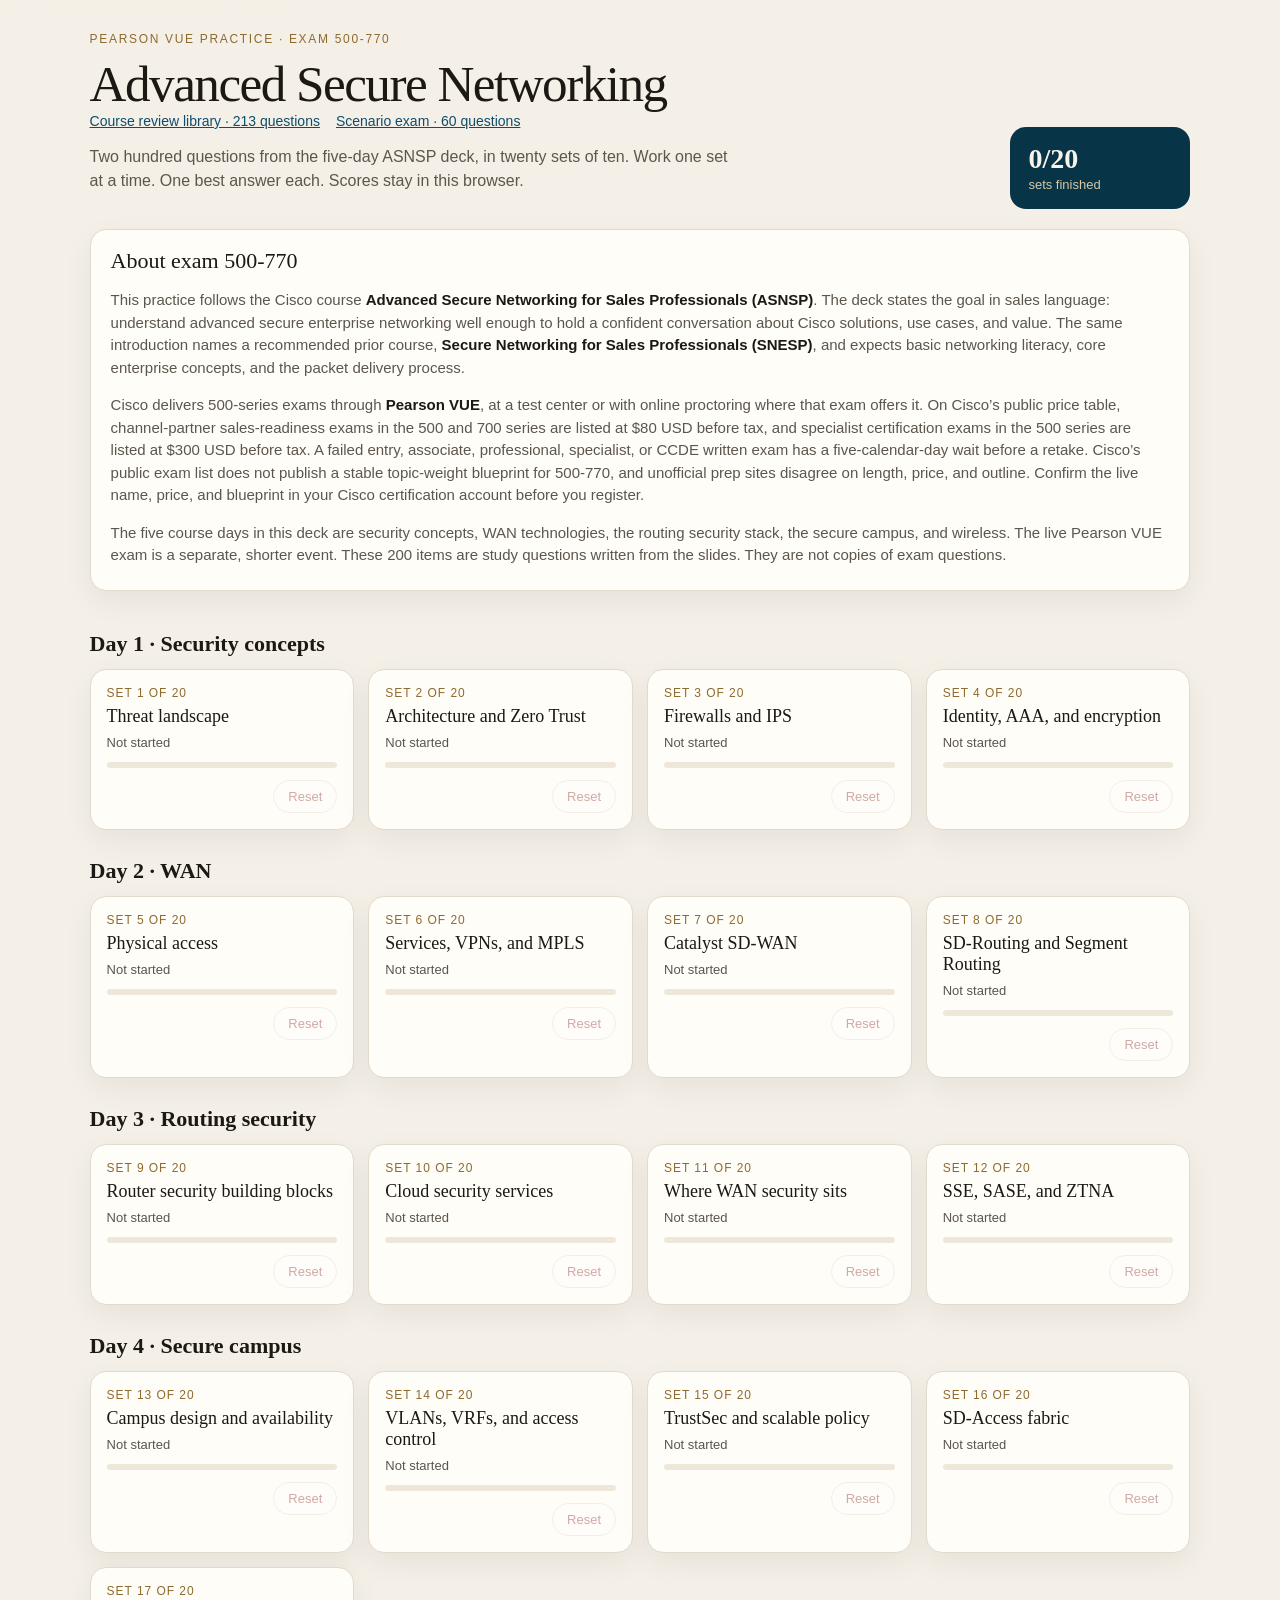
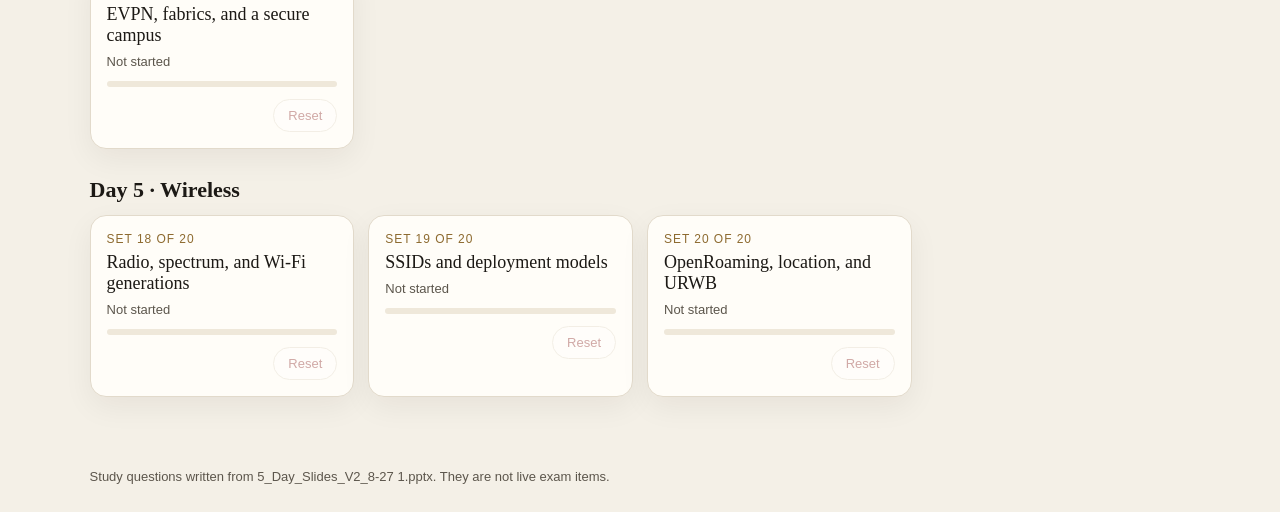
<file: index.html>
<!DOCTYPE html>
<html lang="en">
<head>
  <meta charset="utf-8" />
  <meta name="viewport" content="width=device-width, initial-scale=1" />
  <title>500-770 Practice · Advanced Secure Networking</title>
  <link rel="stylesheet" href="styles.css" />
</head>
<body>
  <header class="top">
    <div class="brand">
      <p class="eyebrow">Pearson VUE practice · Exam 500-770</p>
      <h1>Advanced Secure Networking</h1>
      <p class="sitelinks"><a href="review.html">Course review library · 213 questions</a> <a href="exam.html">Scenario exam · 60 questions</a></p>
      <p class="lede">Two hundred questions from the five-day ASNSP deck, in twenty sets of ten. Work one set at a time. One best answer each. Scores stay in this browser.</p>
    </div>
    <div class="overall" id="overall"></div>
  </header>
  <section class="notes" id="exam-notes">
    <h2>About exam 500-770</h2>
    <p>This practice follows the Cisco course <strong>Advanced Secure Networking for Sales Professionals (ASNSP)</strong>. The deck states the goal in sales language: understand advanced secure enterprise networking well enough to hold a confident conversation about Cisco solutions, use cases, and value. The same introduction names a recommended prior course, <strong>Secure Networking for Sales Professionals (SNESP)</strong>, and expects basic networking literacy, core enterprise concepts, and the packet delivery process.</p>
    <p>Cisco delivers 500-series exams through <strong>Pearson VUE</strong>, at a test center or with online proctoring where that exam offers it. On Cisco’s public price table, channel-partner sales-readiness exams in the 500 and 700 series are listed at $80 USD before tax, and specialist certification exams in the 500 series are listed at $300 USD before tax. A failed entry, associate, professional, specialist, or CCDE written exam has a five-calendar-day wait before a retake. Cisco’s public exam list does not publish a stable topic-weight blueprint for 500-770, and unofficial prep sites disagree on length, price, and outline. Confirm the live name, price, and blueprint in your Cisco certification account before you register.</p>
    <p>The five course days in this deck are security concepts, WAN technologies, the routing security stack, the secure campus, and wireless. The live Pearson VUE exam is a separate, shorter event. These 200 items are study questions written from the slides. They are not copies of exam questions.</p>
  </section>
  <main id="app"></main>
  <footer>
    Study questions written from <span>5_Day_Slides_V2_8-27 1.pptx</span>. They are not live exam items.
  </footer>
  <script src="questions.js"></script>
  <script src="app.js"></script>
</body>
</html>
</file>
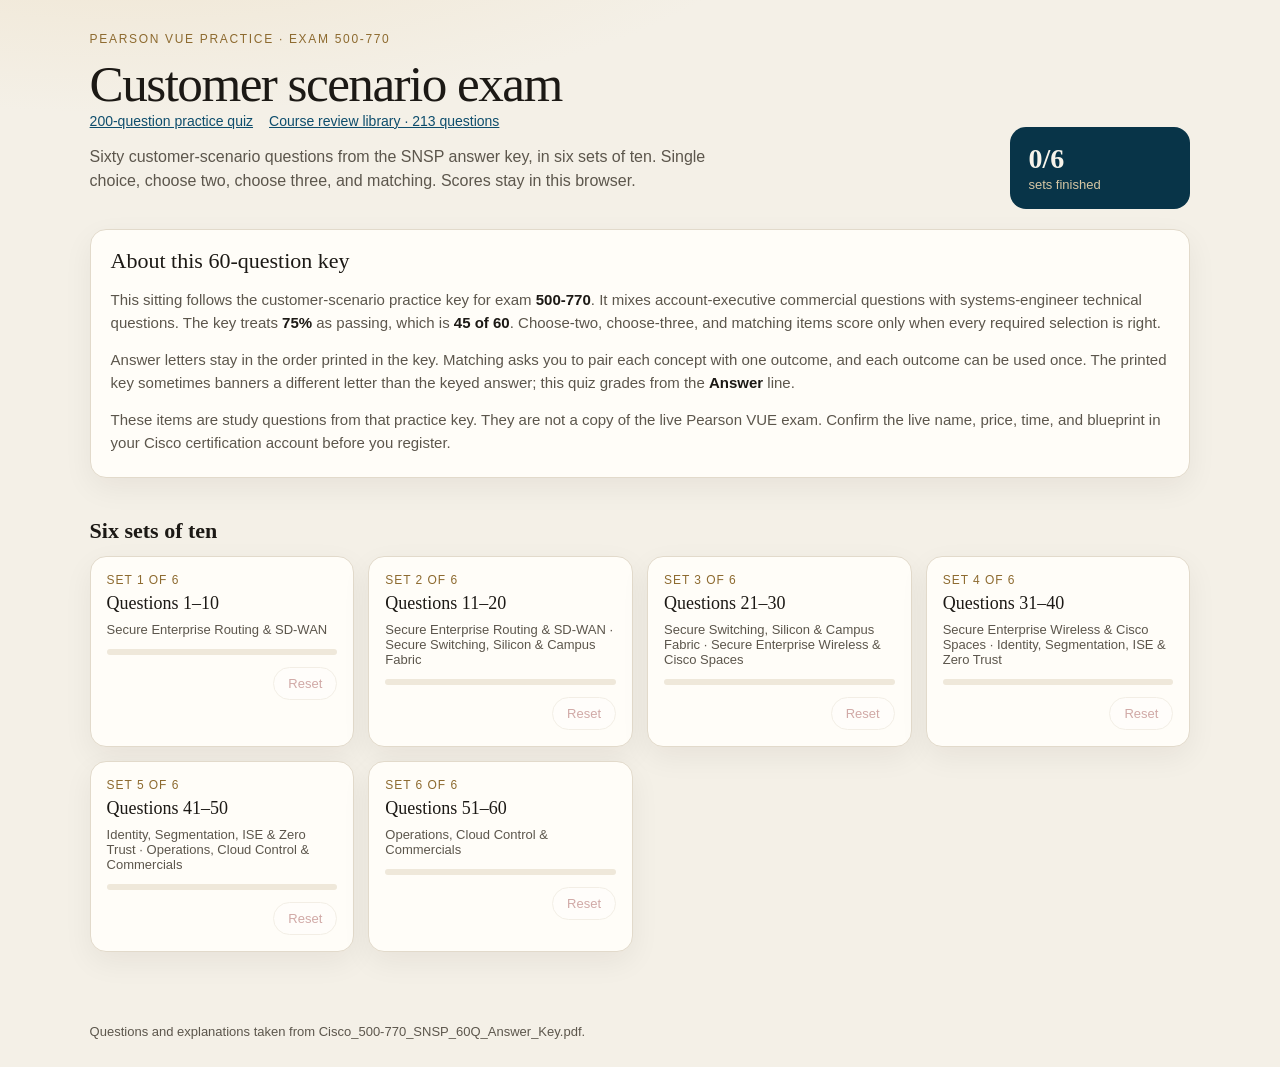
<file: exam.html>
<!DOCTYPE html>
<html lang="en">
<head>
  <meta charset="utf-8" />
  <meta name="viewport" content="width=device-width, initial-scale=1" />
  <title>500-770 Scenario Exam · 60 Questions</title>
  <link rel="stylesheet" href="styles.css" />
</head>
<body>
  <header class="top">
    <div class="brand">
      <p class="eyebrow">Pearson VUE practice · Exam 500-770</p>
      <h1>Customer scenario exam</h1>
      <p class="sitelinks">
        <a href="index.html">200-question practice quiz</a>
        <a href="review.html">Course review library · 213 questions</a>
      </p>
      <p class="lede">Sixty customer-scenario questions from the SNSP answer key, in six sets of ten. Single choice, choose two, choose three, and matching. Scores stay in this browser.</p>
    </div>
    <div class="overall" id="overall"></div>
  </header>
  <section class="notes">
    <h2>About this 60-question key</h2>
    <p>This sitting follows the customer-scenario practice key for exam <strong>500-770</strong>. It mixes account-executive commercial questions with systems-engineer technical questions. The key treats <strong>75%</strong> as passing, which is <strong>45 of 60</strong>. Choose-two, choose-three, and matching items score only when every required selection is right.</p>
    <p>Answer letters stay in the order printed in the key. Matching asks you to pair each concept with one outcome, and each outcome can be used once. The printed key sometimes banners a different letter than the keyed answer; this quiz grades from the <strong>Answer</strong> line.</p>
    <p>These items are study questions from that practice key. They are not a copy of the live Pearson VUE exam. Confirm the live name, price, time, and blueprint in your Cisco certification account before you register.</p>
  </section>
  <main id="app"></main>
  <footer>
    Questions and explanations taken from <span>Cisco_500-770_SNSP_60Q_Answer_Key.pdf</span>.
  </footer>
  <script src="exam-data.js"></script>
  <script src="exam.js"></script>
</body>
</html>
</file>
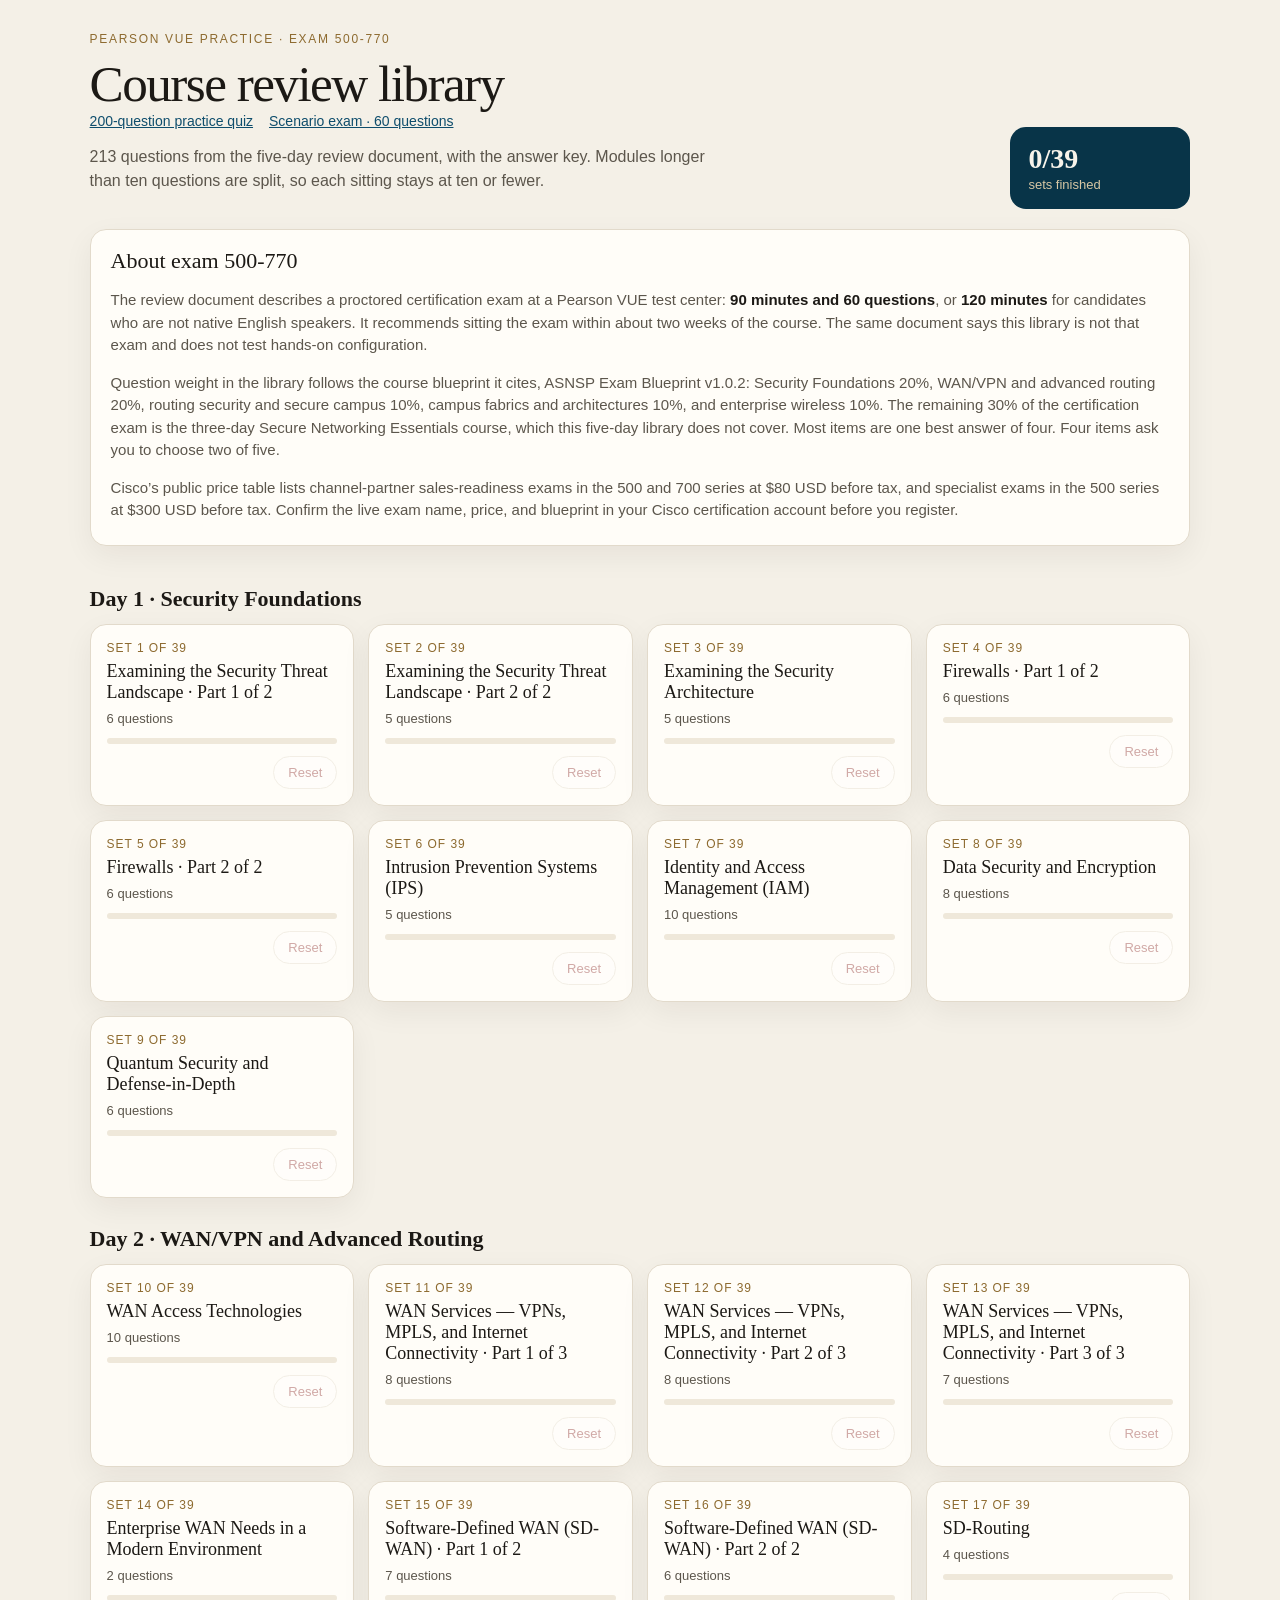
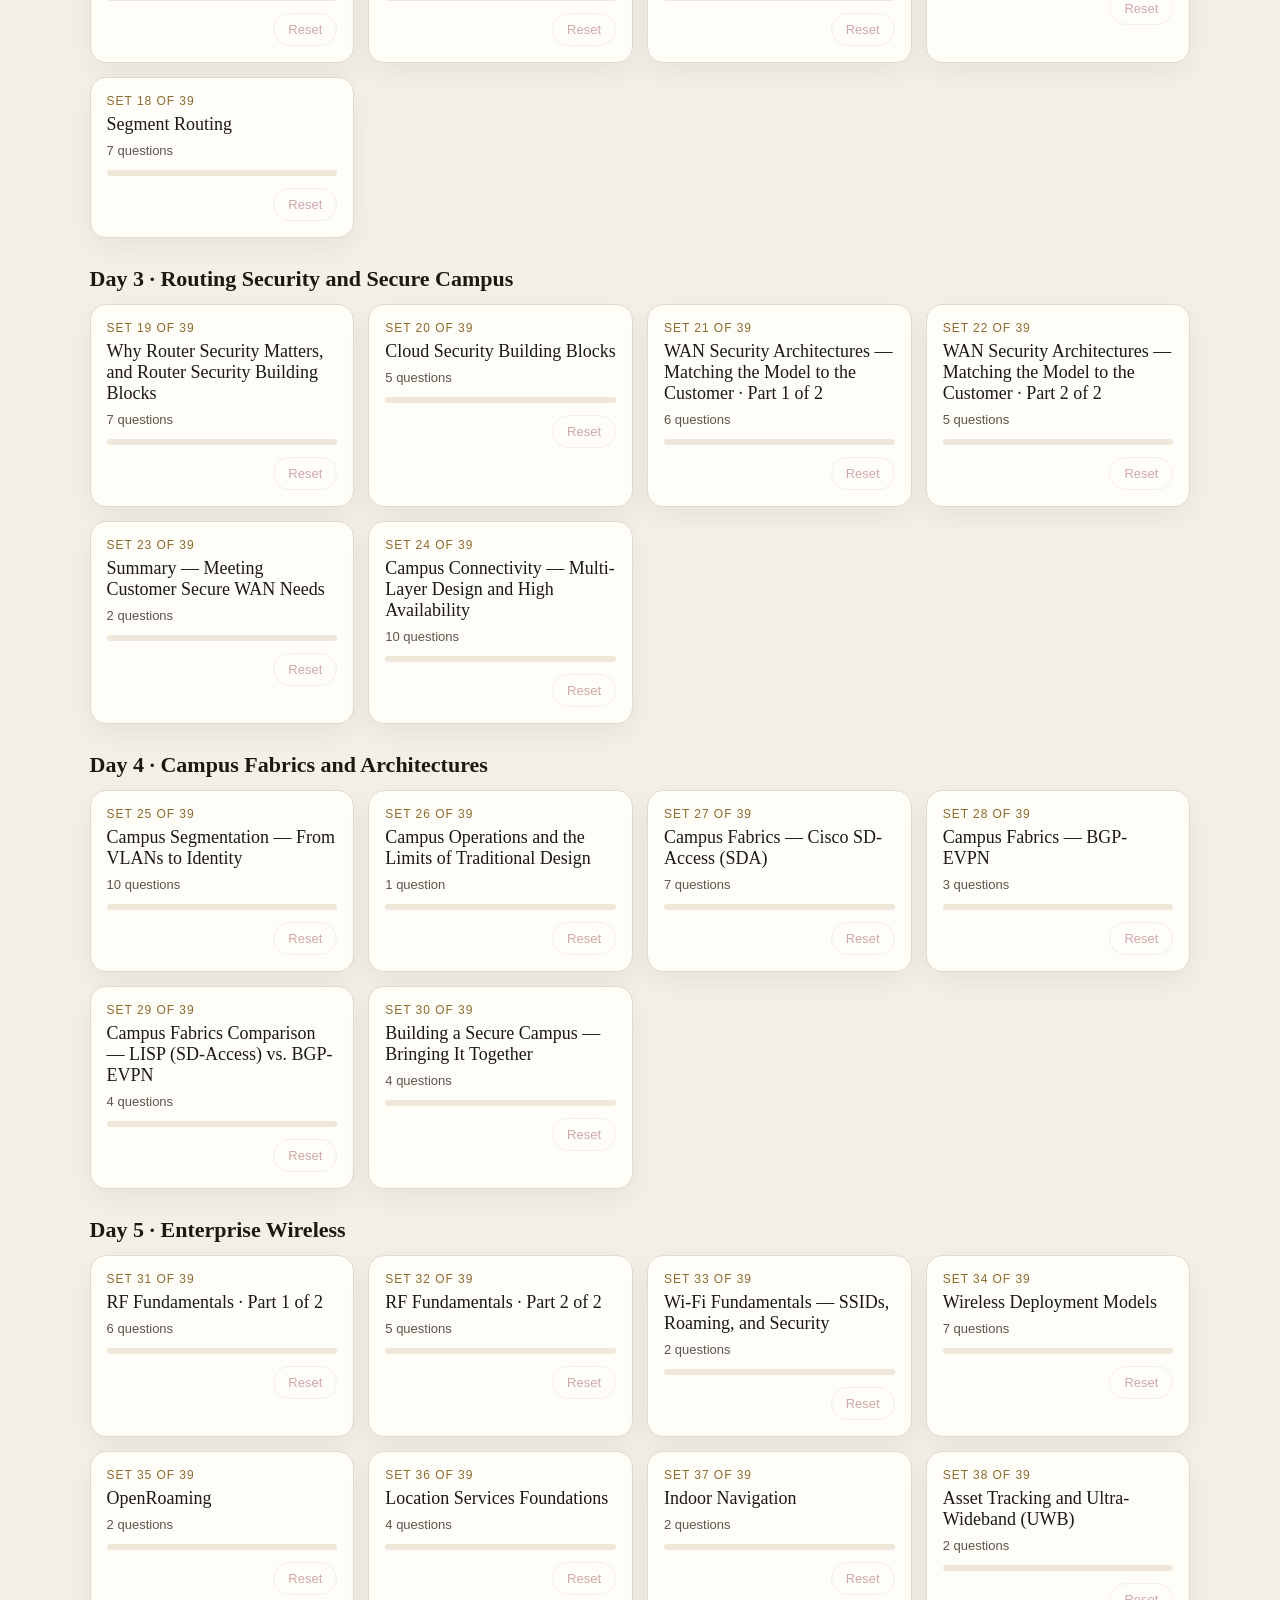
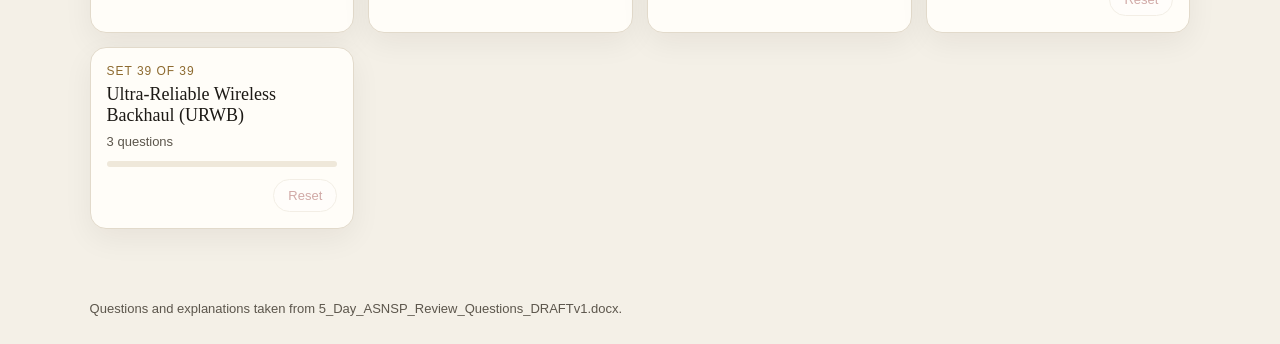
<file: review.html>
<!DOCTYPE html>
<html lang="en">
<head>
  <meta charset="utf-8" />
  <meta name="viewport" content="width=device-width, initial-scale=1" />
  <title>500-770 Review Library · Advanced Secure Networking</title>
  <link rel="stylesheet" href="styles.css" />
</head>
<body>
  <header class="top">
    <div class="brand">
      <p class="eyebrow">Pearson VUE practice · Exam 500-770</p>
      <h1>Course review library</h1>
      <p class="sitelinks"><a href="index.html">200-question practice quiz</a> <a href="exam.html">Scenario exam · 60 questions</a></p>
      <p class="lede">213 questions from the five-day review document, with the answer key. Modules longer than ten questions are split, so each sitting stays at ten or fewer.</p>
    </div>
    <div class="overall" id="overall"></div>
  </header>
  <section class="notes">
    <h2>About exam 500-770</h2>
    <p>The review document describes a proctored certification exam at a Pearson VUE test center: <strong>90 minutes and 60 questions</strong>, or <strong>120 minutes</strong> for candidates who are not native English speakers. It recommends sitting the exam within about two weeks of the course. The same document says this library is not that exam and does not test hands-on configuration.</p>
    <p>Question weight in the library follows the course blueprint it cites, ASNSP Exam Blueprint v1.0.2: Security Foundations 20%, WAN/VPN and advanced routing 20%, routing security and secure campus 10%, campus fabrics and architectures 10%, and enterprise wireless 10%. The remaining 30% of the certification exam is the three-day Secure Networking Essentials course, which this five-day library does not cover. Most items are one best answer of four. Four items ask you to choose two of five.</p>
    <p>Cisco’s public price table lists channel-partner sales-readiness exams in the 500 and 700 series at $80 USD before tax, and specialist exams in the 500 series at $300 USD before tax. Confirm the live exam name, price, and blueprint in your Cisco certification account before you register.</p>
  </section>
  <main id="app"></main>
  <footer>
    Questions and explanations taken from <span>5_Day_ASNSP_Review_Questions_DRAFTv1.docx</span>.
  </footer>
  <script src="review-data.js"></script>
  <script src="review.js"></script>
</body>
</html>
</file>
<file: styles.css>
:root {
  --ink: #1c1915;
  --muted: #5c564c;
  --paper: #f4f0e7;
  --card: #fffdf8;
  --line: #e2dacb;
  --teal: #0e4d6c;
  --teal-dark: #083448;
  --gold: #8d6a2f;
  --ok: #1c6b45;
  --ok-bg: #e7f5ee;
  --bad: #8d2d2d;
  --bad-bg: #fdecec;
  --shadow: 0 10px 30px rgba(28, 25, 21, 0.06);
}

* { box-sizing: border-box; }
html, body { margin: 0; padding: 0; }
body {
  font-family: "Avenir Next", "Segoe UI", sans-serif;
  color: var(--ink);
  background:
    radial-gradient(1200px 400px at 10% -10%, #efe4cf 0%, transparent 55%),
    var(--paper);
  min-height: 100vh;
}
button, a { font: inherit; }
button { cursor: pointer; }

.top {
  display: flex;
  justify-content: space-between;
  gap: 24px;
  align-items: flex-end;
  padding: 32px 7vw 12px;
}
.eyebrow {
  letter-spacing: 0.14em;
  text-transform: uppercase;
  font-size: 12px;
  color: var(--gold);
  margin: 0 0 8px;
}
h1 {
  font-family: "Iowan Old Style", Palatino, "Palatino Linotype", serif;
  font-weight: 500;
  font-size: clamp(32px, 4vw, 52px);
  margin: 0;
  letter-spacing: -0.03em;
}
.lede { max-width: 640px; color: var(--muted); line-height: 1.5; }
.overall {
  min-width: 180px;
  background: var(--teal-dark);
  color: #f7f3ea;
  border-radius: 16px;
  padding: 16px 18px;
}
.overall strong { display: block; font-size: 28px; font-family: Palatino, serif; }
.overall span { color: #d7c7a4; font-size: 13px; }

.notes {
  margin: 8px 7vw 0;
  background: var(--card);
  border: 1px solid var(--line);
  border-radius: 16px;
  padding: 18px 20px 8px;
  box-shadow: var(--shadow);
}
.notes h2 {
  font-family: Palatino, serif;
  font-weight: 500;
  font-size: 22px;
  margin: 0 0 8px;
}
.notes p { color: var(--muted); line-height: 1.5; font-size: 15px; }
.notes strong { color: var(--ink); font-weight: 600; }
.notes a, .sitelinks a { color: var(--teal); }
.sitelinks { display: flex; gap: 16px; flex-wrap: wrap; margin: 0 0 8px; font-size: 14px; }
.blurb { color: var(--muted); line-height: 1.45; margin: 8px 0 0; max-width: 720px; }

main { padding: 12px 7vw 64px; }
footer {
  padding: 0 7vw 28px;
  color: var(--muted);
  font-size: 13px;
}

.day { margin: 28px 0 8px; }
.day h2 {
  font-family: Palatino, serif;
  font-size: 22px;
  margin: 0 0 12px;
}
.grid {
  display: grid;
  grid-template-columns: repeat(auto-fill, minmax(240px, 1fr));
  gap: 14px;
}
.card {
  background: var(--card);
  border: 1px solid var(--line);
  border-radius: 16px;
  padding: 16px;
  box-shadow: var(--shadow);
  text-align: left;
  color: inherit;
  width: 100%;
  cursor: pointer;
}
.card:hover { border-color: #c9b48a; }
.card-actions { display: flex; justify-content: flex-end; margin-top: 12px; }
.reset { color: var(--bad); font-size: 13px; padding: 6px 12px; }
.reset:disabled { opacity: 0.4; cursor: not-allowed; }
.set-no { color: var(--gold); font-size: 12px; letter-spacing: 0.08em; text-transform: uppercase; }
.card h3 { margin: 6px 0 8px; font-size: 18px; font-family: Palatino, serif; font-weight: 500; }
.meta { color: var(--muted); font-size: 13px; }
.bar { height: 6px; background: #efe8da; border-radius: 99px; margin-top: 12px; overflow: hidden; }
.bar i { display: block; height: 100%; background: var(--teal); width: 0; }

.quiz-head, .result-head {
  display: flex;
  justify-content: space-between;
  gap: 16px;
  align-items: flex-start;
  margin-bottom: 18px;
}
.result-head > div:last-child { display: flex; gap: 8px; flex-wrap: wrap; justify-content: flex-end; }
.ghost, .primary, .choice {
  border-radius: 999px;
  border: 1px solid var(--line);
  background: white;
  padding: 8px 14px;
}
.primary { background: var(--teal); color: white; border-color: var(--teal); }
.primary:disabled { opacity: 0.45; cursor: not-allowed; }
.dots { display: flex; gap: 6px; flex-wrap: wrap; margin: 8px 0 18px; }
.dot {
  width: 28px; height: 28px; border-radius: 50%;
  border: 1px solid var(--line); background: white;
}
.dot.on { background: var(--teal); color: white; border-color: var(--teal); }
.dot.done { background: #e7f0f4; }

.prompt {
  font-family: Palatino, serif;
  font-size: clamp(22px, 2.4vw, 30px);
  line-height: 1.35;
  margin: 0 0 18px;
}
.choices { display: grid; gap: 10px; }
.choice {
  border-radius: 14px;
  text-align: left;
  padding: 14px 16px;
  display: flex;
  gap: 12px;
  align-items: flex-start;
  line-height: 1.4;
}
.choice.picked { border-color: var(--teal); background: #f3f8fb; }
.letter {
  width: 26px; height: 26px; border-radius: 50%;
  display: grid; place-items: center;
  background: #efe8da; flex: none; font-size: 13px;
}
.nav { display: flex; justify-content: space-between; margin-top: 18px; }

.scoreline { font-family: Palatino, serif; font-size: 42px; margin: 0; }
.review { display: grid; gap: 12px; }
.item {
  background: var(--card);
  border: 1px solid var(--line);
  border-radius: 14px;
  padding: 14px 16px;
}
.item.right { background: var(--ok-bg); }
.item.wrong { background: var(--bad-bg); }
.item p { margin: 6px 0; }
.why { color: var(--muted); }
.match { display: grid; gap: 14px; }
.match-row {
  background: var(--card);
  border: 1px solid var(--line);
  border-radius: 14px;
  padding: 12px 14px;
}
.match-row p { margin: 0 0 8px; font-weight: 600; }
.match-answer { white-space: pre-line; }

@media (max-width: 720px) {
  .top, .quiz-head, .result-head { flex-direction: column; }
  .overall { width: 100%; }
}
</file>
